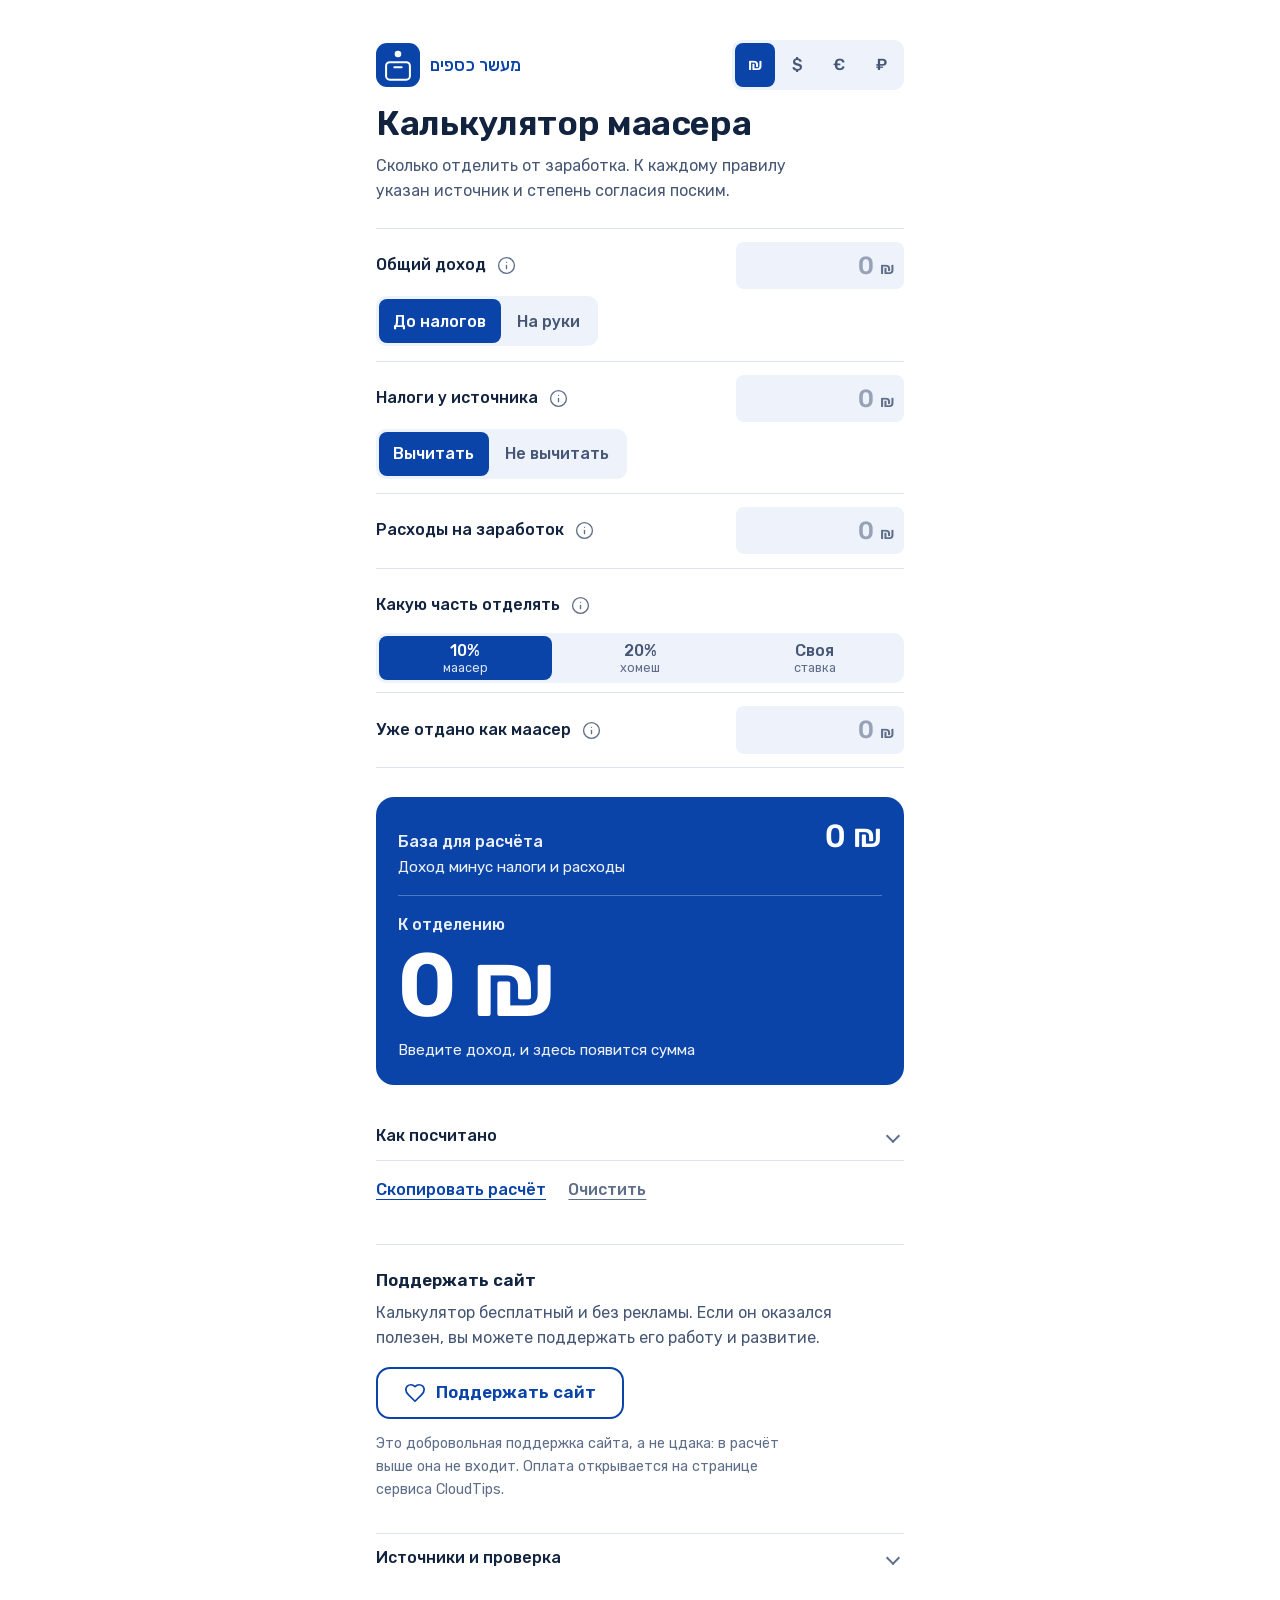
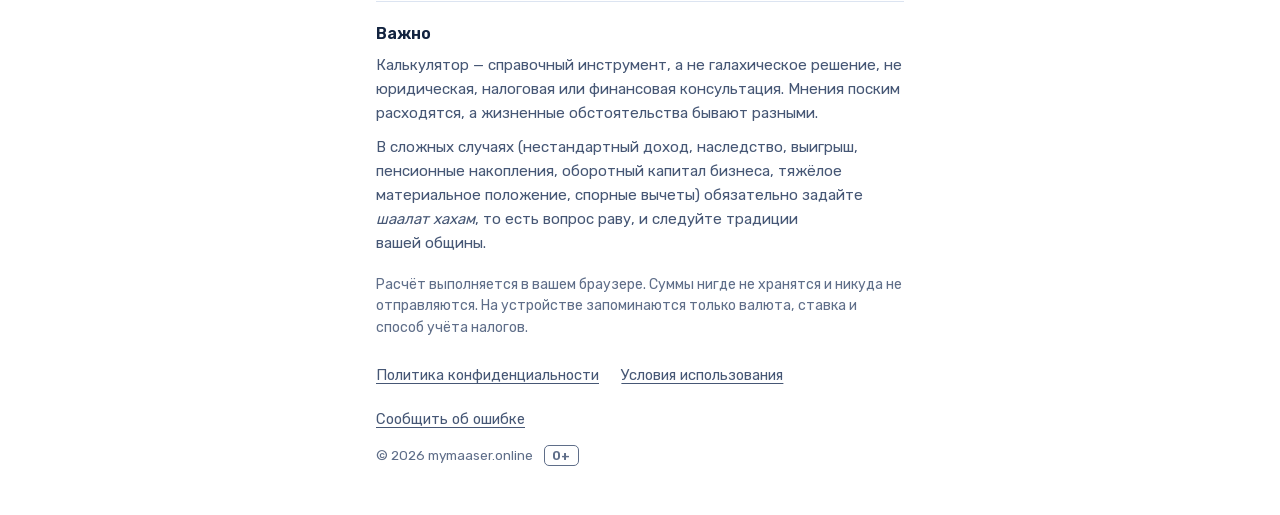
<file: index.html>
<!doctype html>
<html lang="ru">
<head>
<meta charset="utf-8">
<meta name="viewport" content="width=device-width, initial-scale=1, viewport-fit=cover">
<title>Калькулятор маасера — מעשר כספים</title>
<meta name="description" content="Калькулятор маасера кесафим: налоги, расходы, уже отданная цдака, 10% или 20%. К каждому правилу указан источник и степень согласия поским. Расчёт выполняется в вашем браузере, суммы нигде не сохраняются.">
<meta name="theme-color" content="#FFFFFF" media="(prefers-color-scheme: light)">
<meta name="theme-color" content="#0A1B3D" media="(prefers-color-scheme: dark)">
<link rel="canonical" href="https://mymaaser.online/">
<meta property="og:title" content="Калькулятор маасера — מעשר כספים">
<meta property="og:description" content="Сколько отделить от заработка, с учётом налогов и расходов и с указанием источников.">
<meta property="og:type" content="website">
<meta property="og:url" content="https://mymaaser.online/">
<link rel="icon" href="data:image/svg+xml,%3Csvg xmlns='http://www.w3.org/2000/svg' viewBox='0 0 64 64'%3E%3Crect width='64' height='64' rx='14' fill='%230A44A8'/%3E%3Ctext x='32' y='47' font-family='sans-serif' font-weight='600' font-size='40' text-anchor='middle' fill='%23fff'%3E%D7%9E%3C/text%3E%3C/svg%3E">
<link rel="preload" href="fonts/rubik-cyrillic.woff2" as="font" type="font/woff2" crossorigin>
<link rel="preload" href="fonts/rubik-latin.woff2" as="font" type="font/woff2" crossorigin>
<link rel="stylesheet" href="fonts/fonts.css">
<style>
:root{
  --bg:#FFFFFF; --ink:#12233F; --ink-2:#465775; --ink-3:#5F6E89;
  --accent:#0A44A8; --on-accent:#FFFFFF; --focus:#0A44A8;
  --tint:#EDF2FB; --hair:#DCE4F1; --warn:#9A3A0B; --seg-on:#0A44A8; --band:#0A44A8;
  --font:'Rubik',system-ui,-apple-system,'Segoe UI',Roboto,'Helvetica Neue',Arial,sans-serif;
  --ease:cubic-bezier(.22,.7,.2,1);
}
@media (prefers-color-scheme:dark){
  :root{
    --bg:#0A1B3D; --ink:#EEF3FF; --ink-2:#B7C3DD; --ink-3:#95A4C4;
    --accent:#8DB2FF; --on-accent:#FFFFFF; --focus:#A9C5FF;
    --tint:#12285A; --hair:#22396F; --warn:#F2AB80; --seg-on:#1547A8; --band:#1547A8;
  }
}
*{box-sizing:border-box}
html{-webkit-text-size-adjust:100%}
body{margin:0;min-height:100dvh;background:var(--bg);color:var(--ink);font:400 1rem/1.6 var(--font);padding-bottom:env(safe-area-inset-bottom)}
.sr{position:absolute;width:1px;height:1px;overflow:hidden;clip:rect(0 0 0 0);white-space:nowrap}
.skip{position:absolute;left:1rem;top:-4rem;background:var(--ink);color:var(--bg);padding:.6rem 1rem;border-radius:6px;z-index:100}
.skip:focus{top:1rem}
:focus-visible{outline:2px solid var(--focus);outline-offset:3px;border-radius:4px}
fieldset{min-width:0;margin:0;padding:0;border:0}
button{font:inherit}

.page{max-width:35rem;margin:0 auto;padding:clamp(1.25rem,4vw,2.5rem) 1rem 6.5rem}
@media (min-width:900px){.page{padding-bottom:3rem}}

/* Шапка */
.top{display:flex;justify-content:space-between;align-items:center;gap:1rem;margin-bottom:.9rem}
.brand{display:flex;align-items:center;gap:.7rem;min-width:0}
.logo{width:44px;height:44px;flex:none}
.logo-bg{fill:var(--seg-on)}
.logo .coin{fill:#fff;transform-box:fill-box;transform-origin:center}
.logo.drop .coin{animation:coin .7s var(--ease)}
@keyframes coin{0%{transform:translateY(-8px);opacity:0}30%{opacity:1}75%{transform:translateY(8px);opacity:1}100%{transform:translateY(11px);opacity:0}}
.he{margin:0;color:var(--accent);font-weight:500;font-size:1.05rem;line-height:1.2;white-space:nowrap}
h1{margin:0;font-weight:600;font-size:clamp(1.7rem,6vw,2.15rem);line-height:1.15;letter-spacing:-.01em}
.lede{margin:.55rem 0 0;color:var(--ink-2);max-width:27rem;text-wrap:balance}

/* Переключатели */
.seg{display:inline-flex;gap:2px;padding:3px!important;background:var(--tint);border:0;border-radius:10px;max-width:100%}
.seg input{position:absolute;opacity:0;pointer-events:none}
.seg label{display:inline-flex;flex-direction:column;align-items:center;justify-content:center;min-height:44px;padding:.15rem .9rem;border-radius:8px;cursor:pointer;
  color:var(--ink-2);font-weight:500;line-height:1.2;text-align:center;user-select:none;touch-action:manipulation;transition:background-color .18s,color .18s}
.seg label small{font-size:.78rem;font-weight:400;color:inherit;opacity:.85}
.seg label:hover{color:var(--ink)}
.seg input:checked+label{background:var(--seg-on);color:#FFFFFF}
.seg input:focus-visible+label{outline:2px solid var(--focus);outline-offset:2px}
.seg.wide{display:flex;width:100%}
.seg.wide label{flex:1;padding-inline:.4rem}
.cur-seg label{min-width:40px;padding:.15rem .3rem}
.brand{gap:.6rem}
.sub-seg{margin:.15rem 0 .35rem}

/* Поля */
.fields{margin-top:1.5rem;border-top:1px solid var(--hair)}
.field{border-bottom:1px solid var(--hair);padding:.55rem 0}
.field[hidden]{display:none}
.rf{display:grid;grid-template-columns:minmax(0,1fr) minmax(0,10.5rem);align-items:center;column-gap:.6rem;min-height:56px}
.lab{display:flex;align-items:center;min-width:0}
.lab label,.lab .lbl{font-weight:500;line-height:1.3}
.info{flex:none;width:44px;height:44px;margin:0 0 0 -2px;display:grid;place-items:center;background:none;border:0;color:var(--ink-3);border-radius:50%;cursor:pointer;touch-action:manipulation;transition:color .18s,background-color .18s}
.info svg{width:19px;height:19px;fill:none;stroke:currentColor;stroke-width:1.7;stroke-linecap:round;stroke-linejoin:round}
.info:hover{color:var(--accent);background:var(--tint)}
.info[aria-expanded=true]{color:var(--accent)}
.amount{display:flex;align-items:baseline;justify-content:flex-end;gap:.4rem;min-width:0;border-radius:8px;padding:.1rem .6rem;background:var(--tint);transition:box-shadow .18s}
.amount:focus-within{box-shadow:0 0 0 2px var(--accent)}
.amount input{flex:1;min-width:0;width:100%;text-align:right;border:0;background:none;color:var(--ink);font:500 1.55rem/1.5 var(--font);font-variant-numeric:tabular-nums;padding:.1rem 0;outline:none;-webkit-appearance:none;appearance:none;min-height:44px}
.amount input::placeholder{color:var(--ink-3);opacity:.6}
.amount .cur{font-weight:500;color:var(--ink-3)}
.custom{display:none;margin:.7rem 0 .3rem;align-items:center;gap:.6rem}
.custom.show{display:flex}
.custom .amount{width:8rem}
.custom label{color:var(--ink-2)}

/* Пояснения */
.note{display:grid;grid-template-rows:0fr;transition:grid-template-rows .28s var(--ease)}
.note[data-open=true]{grid-template-rows:1fr}
.note-clip{overflow:hidden;visibility:hidden;transition:visibility 0s .28s}
.note[data-open=true] .note-clip{visibility:visible;transition-delay:0s}
.note-body{margin:.4rem 0 .5rem;padding:.1rem 0 .1rem 1rem;border-left:2px solid var(--accent);max-width:32rem}
.note-body p{margin:0 0 .75rem;text-wrap:pretty}
.note-body ul{list-style:none;margin:.2rem 0 0;padding:0;display:grid;gap:.5rem}
.note-body li{font-size:.94rem;line-height:1.5;color:var(--ink-2)}
.tag{font-weight:500;color:var(--ink);white-space:nowrap}
.tag::before{margin-right:.4em;font-size:.8em}
.tag.ok::before{content:"●";color:var(--accent)}
.tag.split::before{content:"◐";color:var(--warn)}
.tag.ask::before{content:"○";color:var(--ink-3)}

/* Итог: единственный яркий блок */
.band{margin-top:1.8rem;background:var(--band);color:var(--on-accent);border-radius:18px;padding:1.3rem 1.4rem 1.5rem}
.band-row{display:flex;flex-wrap:wrap;align-items:baseline;justify-content:space-between;gap:.3rem 1rem}
.band-k{margin:0;font-weight:500;opacity:.92}
.band-base{font-weight:500;font-size:clamp(1.5rem,6vw,2rem);line-height:1.2;font-variant-numeric:tabular-nums;margin:0}
.band hr{border:0;border-top:1px solid rgba(255,255,255,.28);margin:1.1rem 0 1rem}
.band-due{display:block;margin:.1rem 0 .5rem;font-weight:600;letter-spacing:-.025em;line-height:1.02;font-variant-numeric:tabular-nums;
  font-size:clamp(3.3rem,17vw,5.6rem);overflow-wrap:anywhere}
.band-due[data-len=long]{font-size:clamp(2.5rem,12vw,4rem)}
.band-due[data-len=xlong]{font-size:clamp(2rem,9vw,3.1rem)}
.band-s{margin:0;font-size:.95rem;line-height:1.45;opacity:.92}
.prog{height:4px;border-radius:4px;background:rgba(255,255,255,.25);margin:.9rem 0 .4rem;overflow:hidden}
.prog[hidden]{display:none}
.prog i{display:block;height:100%;background:#fff;transform-origin:left center;transform:scaleX(0);transition:transform .35s var(--ease)}
.round{margin:.55rem 0 0;font-size:.95rem;opacity:.95}
.round[hidden]{display:none}

.notices{display:grid;gap:.5rem;margin-top:.9rem}
.notice{display:flex;gap:.65rem;align-items:flex-start;font-size:.95rem;line-height:1.5;padding:.1rem 0 .1rem .9rem;border-left:3px solid var(--warn)}
.notice svg{flex:none;width:18px;height:18px;margin-top:.22rem;fill:none;stroke:var(--warn);stroke-width:1.8;stroke-linecap:round;stroke-linejoin:round}

/* Расчёт и действия */
details>summary{cursor:pointer;list-style:none;display:flex;justify-content:space-between;align-items:center;min-height:48px;font-weight:500}
details>summary::-webkit-details-marker{display:none}
details>summary::after{content:"";width:8px;height:8px;border-right:2px solid var(--ink-3);border-bottom:2px solid var(--ink-3);transform:rotate(45deg);transition:transform .22s var(--ease);margin-right:.35rem}
details[open]>summary::after{transform:rotate(-135deg)}
.calc{margin-top:.8rem;border-bottom:1px solid var(--hair)}
.ledger{margin:0 0 .8rem;padding:0}
.lrow{display:flex;justify-content:space-between;gap:1rem;padding:.5rem 0;border-top:1px solid var(--hair)}
.lrow dt{color:var(--ink-2)}
.lrow dd{margin:0;font-weight:500;font-variant-numeric:tabular-nums;text-align:right;white-space:nowrap}
.lrow.sum dt,.lrow.sum dd{color:var(--ink);font-weight:600}
.lrow.dim{opacity:.55}
.actions{display:flex;gap:1.4rem;flex-wrap:wrap;margin-top:.4rem}
.linkbtn{min-height:44px;padding:.4rem 0;background:none;border:0;color:var(--accent);font-weight:500;cursor:pointer;text-decoration:underline;text-underline-offset:.25em;text-decoration-thickness:1px;touch-action:manipulation}
.linkbtn:hover{text-decoration-thickness:2px}
.linkbtn.quiet{color:var(--ink-3)}

/* Поддержка сайта */
.support{margin-top:2rem;padding-top:1.4rem;border-top:1px solid var(--hair)}
.support h2{margin:0 0 .35rem;font-size:1.05rem;font-weight:600}
.support p{margin:0;color:var(--ink-2);max-width:29rem;text-wrap:pretty}
.donate{display:flex;align-items:center;justify-content:center;gap:.65rem;min-height:52px;margin-top:1rem;padding:.55rem 1.6rem;
  border:2px solid var(--accent);border-radius:14px;background:transparent;color:var(--accent);font-weight:600;font-size:1.05rem;text-decoration:none;
  touch-action:manipulation;transition:background-color .2s,color .2s}
.donate svg{width:22px;height:22px;flex:none;fill:transparent;stroke:currentColor;stroke-width:1.9;stroke-linecap:round;stroke-linejoin:round;transition:fill .2s}
.donate:hover,.donate:focus-visible{background:var(--accent);color:var(--bg)}
.donate:hover svg,.donate:focus-visible svg{fill:currentColor}
@media (min-width:560px){.donate{display:inline-flex}}
.support .support-note{margin-top:.8rem;font-size:.9rem;color:var(--ink-3)}

/* Низ страницы */
.foot{margin-top:2rem}
.src{border-top:1px solid var(--hair)}
.src .content{padding:.2rem 0 1rem;color:var(--ink-2);font-size:.95rem}
.src h3{margin:1rem 0 .3rem;font-size:.98rem;font-weight:600;color:var(--ink)}
.src ol{padding-left:1.2rem;margin:.4rem 0 .8rem;display:grid;gap:.4rem}
.src a{color:var(--ink);text-decoration-color:var(--accent);text-underline-offset:.2em}
.src a:hover{color:var(--accent)}
.legend{display:grid;gap:.4rem}
.disclaimer{margin-top:1.2rem;padding-top:1.2rem;border-top:1px solid var(--hair)}
.disclaimer h2{margin:0 0 .4rem;font-size:1rem;font-weight:600}
.disclaimer p{margin:0 0 .6rem;font-size:.94rem;color:var(--ink-2);text-wrap:pretty}
.privacy{margin:1.2rem 0 0;color:var(--ink-3);font-size:.88rem;line-height:1.5}
.legal{display:flex;flex-wrap:wrap;gap:0 1.4rem;margin:1rem 0 0}
.legal a{display:inline-flex;align-items:center;min-height:44px;color:var(--ink-2);font-size:.92rem;text-underline-offset:.2em}
.legal a:hover{color:var(--accent)}
.fine{display:flex;align-items:center;gap:.7rem;margin:.2rem 0 0;color:var(--ink-3);font-size:.85rem}
.age{display:inline-block;padding:.05rem .45rem;border:1px solid var(--ink-3);border-radius:5px;font-weight:600;font-size:.8rem;line-height:1.4}

/* Нижняя панель на телефоне */
.dock{position:fixed;left:0;right:0;bottom:0;z-index:20;display:flex;justify-content:space-between;align-items:baseline;gap:1rem;
  padding:.75rem 1.1rem calc(.75rem + env(safe-area-inset-bottom));background:var(--band);color:var(--on-accent);
  transform:translateY(110%);transition:transform .28s var(--ease)}
.dock.show{transform:none}
.dock span{font-weight:500}
.dock b{font-weight:600;font-size:1.6rem;line-height:1.1;font-variant-numeric:tabular-nums}
@media (min-width:900px){.dock{display:none}}

@media (prefers-reduced-motion:reduce){*,*::before,*::after{transition-duration:.001ms!important;transition-delay:0s!important;animation:none!important}}
@media print{.dock,.info,.actions,.seg,.donate{display:none!important}.note{grid-template-rows:1fr}.note-clip{visibility:visible}.band{background:#fff;color:#000;border:1px solid #000}}
noscript p{padding:1rem}
</style>
</head>
<body>
<a class="skip" href="#calc">Перейти к расчёту</a>
<noscript><p>Для расчёта нужен JavaScript. Все вычисления выполняются в вашем браузере.</p></noscript>

<main class="page">
  <header>
    <div class="top">
      <div class="brand">
        <svg class="logo" id="logo" viewBox="0 0 48 48" aria-hidden="true">
          <rect class="logo-bg" width="48" height="48" rx="12"/>
          <g fill="none" stroke="#fff" stroke-width="2.2" stroke-linecap="round" stroke-linejoin="round">
            <rect x="11" y="21" width="26" height="19" rx="4"/>
            <path d="M20 26.5h8"/>
          </g>
          <circle class="coin" cx="24" cy="12" r="3.6"/>
        </svg>
        <p class="he" lang="he" dir="rtl">מעשר כספים</p>
      </div>
      <fieldset class="seg cur-seg" aria-label="Валюта">
        <input type="radio" name="cur" id="c-ILS" value="ILS" checked><label for="c-ILS" aria-label="Шекели">₪</label>
        <input type="radio" name="cur" id="c-USD" value="USD"><label for="c-USD" aria-label="Доллары">$</label>
        <input type="radio" name="cur" id="c-EUR" value="EUR"><label for="c-EUR" aria-label="Евро">€</label>
        <input type="radio" name="cur" id="c-RUB" value="RUB"><label for="c-RUB" aria-label="Рубли">₽</label>
      </fieldset>
    </div>
    <h1>Калькулятор маасера</h1>
    <p class="lede">Сколько отделить от заработка. К каждому правилу указан источник и степень согласия поским.</p>
  </header>

  <section class="fields" id="calc" aria-label="Данные для расчёта">

    <div class="field">
      <div class="rf">
        <div class="lab">
          <label for="income">Общий доход</label>
          <button type="button" class="info" aria-expanded="false" aria-controls="n-income" aria-label="Пояснение: общий доход"><svg viewBox="0 0 24 24" aria-hidden="true"><circle cx="12" cy="12" r="10"/><path d="M12 16v-4"/><path d="M12 8h.01"/></svg></button>
        </div>
        <div class="amount"><input id="income" data-money inputmode="decimal" enterkeyhint="next" autocomplete="off" placeholder="0"><span class="cur" data-cur aria-hidden="true">₪</span></div>
      </div>
      <fieldset class="seg sub-seg" aria-label="Как указан доход">
        <input type="radio" name="kind" id="k-gross" value="gross" checked><label for="k-gross">До налогов</label>
        <input type="radio" name="kind" id="k-net" value="net"><label for="k-net">На руки</label>
      </fieldset>
      <div class="note" id="n-income"><div class="note-clip"><div class="note-body">
        <p>Маасер кесафим отделяют от прибыли, то есть от того, что вы заработали или получили: зарплата, премии, доход от дела, аренда, пособия, подарки. Впишите сумму целиком.</p>
        <p><strong>До налогов или на руки?</strong> Если вы берёте сумму из платёжки «на руки», выберите «На руки»: налоги в ней уже вычтены, и вводить их отдельно не нужно, иначе они вычтутся дважды. Если считаете с суммы до налогов, выберите «До налогов» и укажите налоги ниже.</p>
        <p>Наследство, выигрыши и другие крупные разовые поступления лучше обсудить с равом.</p>
        <ul>
          <li><span class="tag ok">Общепринято</span> Десятая часть — «средняя» мера, меньше десятой — «аин ра'а» (скупость): Рамбам, Матнот Аниим 7:5; Шулхан Арух, Йоре Деа 249:1.</li>
          <li><span class="tag ask">Уточните у рава</span> Наследство, выигрыши и другие разовые поступления.</li>
        </ul>
      </div></div></div>
    </div>

    <div class="field" id="fieldTaxes">
      <div class="rf">
        <div class="lab">
          <label for="taxes">Налоги у источника</label>
          <button type="button" class="info" aria-expanded="false" aria-controls="n-taxes" aria-label="Пояснение: налоги"><svg viewBox="0 0 24 24" aria-hidden="true"><circle cx="12" cy="12" r="10"/><path d="M12 16v-4"/><path d="M12 8h.01"/></svg></button>
        </div>
        <div class="amount"><input id="taxes" data-money inputmode="decimal" enterkeyhint="next" autocomplete="off" placeholder="0"><span class="cur" data-cur aria-hidden="true">₪</span></div>
      </div>
      <fieldset class="seg sub-seg" aria-label="Как учитывать налоги">
        <input type="radio" name="tax" id="t-deduct" value="deduct" checked><label for="t-deduct">Вычитать</label>
        <input type="radio" name="tax" id="t-keep" value="keep"><label for="t-keep">Не вычитать</label>
      </fieldset>
      <div class="note" id="n-taxes"><div class="note-clip"><div class="note-body">
        <p>Подоходный налог и обязательные взносы, удержанные у источника (в Израиле — подоходный налог, национальное страхование, налог на здравоохранение), по мнению рава Моше Файнштейна, вычитаются, потому что это деньги, которые вы не зарабатывали: Игрот Моше, Йоре Деа 1:143 (так же решает Хавот Яир 224). Поэтому по умолчанию калькулятор их вычитает.</p>
        <p>Налоги на покупки (НДС) и налог на жильё Игрот Моше не вычитает: это налоги на расходы, а не на доход. Во многих общинах считают строже, с суммы до налогов. Если так принято у вас, выберите «Не вычитать».</p>
        <p>Пенсионные и накопительные отчисления (пенсия, керен ишталмут, взносы работодателя) — отдельный вопрос, сюда их без консультации лучше не вписывать.</p>
        <ul>
          <li><span class="tag split">Мнения расходятся</span> Игрот Моше ЙД 1:143 и Хавот Яир 224 вычитают подоходный налог; более строгая практика считает с суммы до налогов.</li>
          <li><span class="tag ask">Уточните у рава</span> Пенсия и накопительные отчисления.</li>
        </ul>
      </div></div></div>
    </div>

    <div class="field">
      <div class="rf">
        <div class="lab">
          <label for="expenses">Расходы на заработок</label>
          <button type="button" class="info" aria-expanded="false" aria-controls="n-expenses" aria-label="Пояснение: расходы на заработок"><svg viewBox="0 0 24 24" aria-hidden="true"><circle cx="12" cy="12" r="10"/><path d="M12 16v-4"/><path d="M12 8h.01"/></svg></button>
        </div>
        <div class="amount"><input id="expenses" data-money inputmode="decimal" enterkeyhint="next" autocomplete="off" placeholder="0"><span class="cur" data-cur aria-hidden="true">₪</span></div>
      </div>
      <div class="note" id="n-expenses"><div class="note-clip"><div class="note-body">
        <p>Вычитаются расходы, без которых доход не был бы получен: товар и сырьё, зарплата сотрудников, дорога по работе, одежда и транспорт, которые нужны только для работы, аренда помещения для дела. Маасер считают от прибыли, а не от оборота.</p>
        <p><strong>Личные расходы</strong> (еда, жильё, одежда для семьи) по умолчанию не вычитаются. Так считает большинство поским: Арух ѓа-Шулхан 249:7, Ахават Хесед 2:18, Игрот Моше ЙД 1:143. Есть и более мягкое мнение, которое допускает такой вычет (Авкат Рохель, Яхава Даат 3:76, Цицъ Элиэзер 10:6), а Ялкут Йосеф допускает его при нужде.</p>
        <ul>
          <li><span class="tag ok">Общепринято</span> Маасер считают от прибыли (ШАрух ЙД 249:1); перечень расходов на заработок — Вайихал Моше, Маасер кесафим 2:6.</li>
          <li><span class="tag split">Мнения расходятся</span> Личные расходы: большинство не вычитает, часть поским вычитает.</li>
          <li><span class="tag ask">Уточните у рава</span> Тяжёлое материальное положение.</li>
        </ul>
      </div></div></div>
    </div>

    <div class="field">
      <div class="rf">
        <div class="lab">
          <span class="lbl" id="rate-lbl">Какую часть отделять</span>
          <button type="button" class="info" aria-expanded="false" aria-controls="n-rate" aria-label="Пояснение: 10% или 20%"><svg viewBox="0 0 24 24" aria-hidden="true"><circle cx="12" cy="12" r="10"/><path d="M12 16v-4"/><path d="M12 8h.01"/></svg></button>
        </div>
      </div>
      <fieldset class="seg wide" aria-labelledby="rate-lbl">
        <input type="radio" name="rate" id="r-10" value="10" checked><label for="r-10">10%<small>маасер</small></label>
        <input type="radio" name="rate" id="r-20" value="20"><label for="r-20">20%<small>хомеш</small></label>
        <input type="radio" name="rate" id="r-custom" value="custom"><label for="r-custom">Своя<small>ставка</small></label>
      </fieldset>
      <div class="custom" id="customWrap">
        <label for="customRate">Ставка, %</label>
        <div class="amount"><input id="customRate" inputmode="decimal" enterkeyhint="next" autocomplete="off" placeholder="15" maxlength="5"><span class="cur" aria-hidden="true">%</span></div>
      </div>
      <div class="note" id="n-rate"><div class="note-clip"><div class="note-body">
        <p><strong>10% — маасер.</strong> Рамбам называет десятую часть «средней» мерой, а отдавать меньше — «аин ра'а» (скупостью).</p>
        <p><strong>20% — хомеш</strong>, пятая часть. Это «мицва мин ѓа-мувхар», то есть наилучший способ, но не обязанность. По Шулхан Аруху, хомеш в первый год отделяют от капитала, а дальше — от прибыли каждого года.</p>
        <p><strong>20% — это и верхний предел.</strong> В Уше мудрецы постановили не тратить на цдаку больше пятой части, чтобы самому не обеднеть (Ктубот 50а). Это относится только к жизни: перед смертью можно отдать больше (Ктубот 67б; Рема ЙД 249:1). Гемара выводит 20% из слов Яакова «асер а-асренну» и уточняет, что вторая десятина считается так же, как первая, то есть от всей суммы.</p>
        <p>Выберите «Своя», если рав назвал вам другую долю.</p>
        <ul>
          <li><span class="tag ok">Общепринято</span> Рамбам, Матнот Аниим 7:5; Шулхан Арух, Йоре Деа 249:1; Ктубот 50а и 67б.</li>
        </ul>
      </div></div></div>
    </div>

    <div class="field">
      <div class="rf">
        <div class="lab">
          <label for="paid">Уже отдано как маасер</label>
          <button type="button" class="info" aria-expanded="false" aria-controls="n-paid" aria-label="Пояснение: уже отданная цдака"><svg viewBox="0 0 24 24" aria-hidden="true"><circle cx="12" cy="12" r="10"/><path d="M12 16v-4"/><path d="M12 8h.01"/></svg></button>
        </div>
        <div class="amount"><input id="paid" data-money inputmode="decimal" enterkeyhint="done" autocomplete="off" placeholder="0"><span class="cur" data-cur aria-hidden="true">₪</span></div>
      </div>
      <div class="note" id="n-paid"><div class="note-clip"><div class="note-body">
        <p>Цдака, которую вы уже отдали именно как маасер с этого дохода, вычитается из итога.</p>
        <p><strong>Что не засчитывается.</strong> Маасер отдают бедным. Из него нельзя покупать вещи для мицв, например свечи в синагогу (Рема ЙД 249:1). Содержание жены и малолетних детей, пока вы обязаны их содержать, большинство поским из маасера тоже не оплачивает. Об оплате обучения детей мнения расходятся: Игрот Моше ЙД 2:113 запрещает, Лекет Йошер допускает то, что сверх обязанности.</p>
        <p><strong>Заранее и с излишком.</strong> Деньги, отданные заранее с условием «засчитать в будущий маасер», зачесть можно (Даркей Моше ЙД 250:1; Арух ѓа-Шулхан 249:7). Если такого условия не было, зачёт излишка — вопрос к раву.</p>
        <ul>
          <li><span class="tag ok">Общепринято</span> На мицвы вроде свечей для синагоги маасер не тратят: Рема ЙД 249:1.</li>
          <li><span class="tag split">Мнения расходятся</span> Обучение собственных детей.</li>
          <li><span class="tag ask">Уточните у рава</span> Зачёт излишка, отданного без условия.</li>
        </ul>
      </div></div></div>
    </div>
  </section>

  <section class="band" id="result" aria-label="Результат">
    <div class="band-row">
      <p class="band-k">База для расчёта</p>
      <p class="band-base" id="base">0 ₪</p>
    </div>
    <p class="band-s" id="baseSub">Доход минус налоги и расходы</p>
    <hr>
    <p class="band-k">К отделению</p>
    <output class="band-due" id="due" aria-live="polite">0 ₪</output>
    <p class="band-s" id="dueSub">Введите доход, и здесь появится сумма</p>
    <div class="prog" id="prog" hidden><i id="progBar"></i></div>
    <p class="round" id="round" hidden></p>
  </section>

  <div class="notices" id="notices"></div>

  <details class="calc">
    <summary>Как посчитано</summary>
    <dl class="ledger" id="ledger"></dl>
  </details>
  <div class="actions">
    <button type="button" class="linkbtn" id="copy">Скопировать расчёт</button>
    <button type="button" class="linkbtn quiet" id="clear">Очистить</button>
  </div>
  <p class="sr" id="copyStatus" role="status"></p>

  <section class="support" aria-labelledby="sup-h">
    <h2 id="sup-h">Поддержать сайт</h2>
    <p>Калькулятор бесплатный и без рекламы. Если он оказался полезен, вы можете поддержать его работу и развитие.</p>
    <a class="donate" href="https://pay.cloudtips.ru/p/08b8d4ae" target="_blank" rel="noopener noreferrer">
      <svg viewBox="0 0 24 24" aria-hidden="true"><path d="M19 14c1.49-1.46 3-3.21 3-5.5A5.5 5.5 0 0 0 16.5 3c-1.76 0-3 .5-4.5 2-1.5-1.5-2.74-2-4.5-2A5.5 5.5 0 0 0 2 8.5c0 2.3 1.5 4.05 3 5.5l7 7Z"/></svg>
      <span>Поддержать сайт</span>
    </a>
    <p class="support-note">Это добровольная поддержка сайта, а не цдака: в расчёт выше она не входит. Оплата открывается на странице сервиса CloudTips.</p>
  </section>

  <footer class="foot">
    <details class="src">
      <summary>Источники и проверка</summary>
      <div class="content">
        <div class="legend">
          <div><span class="tag ok">Общепринято</span> По этому правилу нет существенных разногласий.</div>
          <div><span class="tag split">Мнения расходятся</span> Поским решают по-разному, выбор за вами и вашим равом.</div>
          <div><span class="tag ask">Уточните у рава</span> Зависит от обстоятельств или требует консультации.</div>
        </div>

        <h3>Сверено с текстом источника</h3>
        <ol>
          <li><a href="https://www.sefaria.org/Ketubot.50a" target="_blank" rel="noopener noreferrer">Ктубот 50а</a>: постановление Уши не тратить на цдаку больше пятой части; вывод из слов Яакова «асер а-асренну».</li>
          <li><a href="https://www.sefaria.org/Ketubot.67b" target="_blank" rel="noopener noreferrer">Ктубот 67б</a>: предел в пятую часть действует только при жизни.</li>
          <li><a href="https://www.sefaria.org/Mishneh_Torah,_Gifts_to_the_Poor.7.5" target="_blank" rel="noopener noreferrer">Рамбам, Матнот Аниим 7:5</a>: пятая часть — наилучший способ, десятая — средняя мера, меньше — «аин ра'а».</li>
          <li><a href="https://www.sefaria.org/Shulchan_Arukh,_Yoreh_De'ah.249.1" target="_blank" rel="noopener noreferrer">Шулхан Арух, Йоре Деа 249:1</a> с Ремой: хомеш в первый год от капитала, далее от прибыли; нельзя тратить больше пятой части; маасер не тратят на мицвы вроде свечей для синагоги.</li>
        </ol>

        <h3>Приведено по цитированию в современных обзорах</h3>
        <p>Эти книги не удалось открыть в первоисточнике, поэтому их положения приведены по обзорам с точными ссылками: <a href="https://www.halachipedia.com/index.php?title=Tzedaka" target="_blank" rel="noopener noreferrer">Halachipedia</a>, <a href="https://dinonline.org/2020/06/15/giving-tzedaka/" target="_blank" rel="noopener noreferrer">Din Online</a>, <a href="https://outorah.org/p/51498/" target="_blank" rel="noopener noreferrer">OU</a>. Перед практическим применением сверяйте их с оригиналом.</p>
        <ol>
          <li>Игрот Моше, Йоре Деа 1:143 (подоходный налог; налоги на покупки и жильё не вычитаются; личные расходы) и 2:113 (обучение детей).</li>
          <li>Хавот Яир 224 (подоходный налог).</li>
          <li>Арух ѓа-Шулхан 249:7; Ахават Хесед (Хафец Хаим) 2:18 (личные расходы); Авкат Рохель, Яхава Даат 3:76, Цицъ Элиэзер 10:6 (мягкое мнение); Ялкут Йосеф ЙД 247:10.</li>
          <li>Вайихал Моше, Маасер кесафим 2:6 (перечень расходов на заработок).</li>
          <li>Даркей Моше ЙД 250:1 (отданное заранее с условием).</li>
        </ol>
        <p>Формулировки в подсказках — краткое изложение, а не дословная цитата. Заметили неточность? <a href="https://github.com/svenalot-ui/mymaaser/issues" target="_blank" rel="noopener noreferrer">Сообщите автору</a>.</p>
      </div>
    </details>

    <aside class="disclaimer" aria-labelledby="dis-h">
      <h2 id="dis-h">Важно</h2>
      <p>Калькулятор — справочный инструмент, а не галахическое решение, не юридическая, налоговая или финансовая консультация. Мнения поским расходятся, а жизненные обстоятельства бывают разными.</p>
      <p>В сложных случаях (нестандартный доход, наследство, выигрыш, пенсионные накопления, оборотный капитал бизнеса, тяжёлое материальное положение, спорные вычеты) обязательно задайте <em>шаалат хахам</em>, то есть вопрос раву, и следуйте традиции вашей общины.</p>
    </aside>

    <p class="privacy">Расчёт выполняется в вашем браузере. Суммы нигде не хранятся и никуда не отправляются. На устройстве запоминаются только валюта, ставка и способ учёта налогов.</p>

    <nav class="legal" aria-label="Юридическая информация">
      <a href="privacy.html">Политика конфиденциальности</a>
      <a href="terms.html">Условия использования</a>
      <a href="https://github.com/svenalot-ui/mymaaser/issues" target="_blank" rel="noopener noreferrer">Сообщить об ошибке</a>
    </nav>
    <p class="fine"><span>© 2026 mymaaser.online</span><span class="age" title="Знак информационной продукции">0+</span></p>
  </footer>
</main>

<div class="dock" id="dock" aria-hidden="true"><span>К отделению</span><b id="dockVal">0 ₪</b></div>

<script>
(() => {
  'use strict';
  const $ = (s, r = document) => r.querySelector(s);
  const $$ = (s, r = document) => [...r.querySelectorAll(s)];
  const reduced = matchMedia('(prefers-reduced-motion: reduce)').matches;
  const SYMBOL = { ILS: '₪', USD: '$', EUR: '€', RUB: '₽' };
  const state = { cur: 'ILS', rate: '10', custom: '', tax: 'deduct', kind: 'gross' };

  /* Настройки (только предпочтения, суммы не сохраняются) */
  try {
    const p = JSON.parse(localStorage.getItem('maaser.prefs') || '{}');
    if (SYMBOL[p.cur]) state.cur = p.cur;
    if (['10', '20', 'custom'].includes(p.rate)) state.rate = p.rate;
    if (typeof p.custom === 'string' && /^\d{0,3}([.,]\d{0,2})?$/.test(p.custom)) state.custom = p.custom;
    if (['deduct', 'keep'].includes(p.tax)) state.tax = p.tax;
    if (['gross', 'net'].includes(p.kind)) state.kind = p.kind;
  } catch (e) {}
  const savePrefs = () => { try { localStorage.setItem('maaser.prefs', JSON.stringify(state)); } catch (e) {} };

  /* Деньги: только целые числа копеек */
  const parseCents = (str) => {
    const s = (str || '').replace(/[\s  ]/g, '').replace(',', '.');
    if (!/^\d*\.?\d*$/.test(s) || s === '' || s === '.') return 0;
    const [i, f = ''] = s.split('.');
    return parseInt(i || '0', 10) * 100 + parseInt((f + '00').slice(0, 2), 10);
  };
  const nf = {};
  const fmt = (cents) => {
    const key = state.cur + (cents % 100 ? 2 : 0);
    nf[key] = nf[key] || new Intl.NumberFormat('ru-RU', {
      style: 'currency', currency: state.cur,
      minimumFractionDigits: cents % 100 ? 2 : 0, maximumFractionDigits: 2
    });
    return nf[key].format(cents / 100);
  };
  const minus = (cents) => cents ? '− ' + fmt(cents) : fmt(0);

  /* Поля ввода: группировка разрядов с сохранением каретки */
  function formatField(el) {
    const raw = el.value, pos = el.selectionStart ?? raw.length;
    const n = [...raw.slice(0, pos)].filter(c => /[\d.,]/.test(c)).length;
    const s = raw.replace(/[^\d.,]/g, '').replace(/,/g, '.');
    const dot = s.indexOf('.');
    let ip = dot >= 0 ? s.slice(0, dot) : s;
    const fp = dot >= 0 ? s.slice(dot + 1).replace(/\./g, '').slice(0, 2) : null;
    ip = ip.replace(/^0+(?=\d)/, '').slice(0, 12);
    const out = ip.replace(/\B(?=(\d{3})+(?!\d))/g, ' ') + (fp !== null ? ',' + fp : '');
    if (out === raw) return;
    el.value = out;
    let idx = 0, seen = 0;
    while (idx < out.length && seen < n) { if (/[\d,]/.test(out[idx])) seen++; idx++; }
    try { el.setSelectionRange(idx, idx); } catch (e) {}
  }

  /* Число с плавной сменой; крупная сумма уменьшается, чтобы влезть */
  const shown = new Map();
  const fit = (el) => {
    if (el.id !== 'due') return;
    const len = el.textContent.length;
    el.dataset.len = len >= 14 ? 'xlong' : len >= 11 ? 'long' : 'normal';
  };
  function setNum(el, target) {
    const from = shown.get(el) ?? 0;
    shown.set(el, target);
    cancelAnimationFrame(el._raf);
    if (reduced || from === target) { el.textContent = fmt(target); fit(el); return; }
    const t0 = performance.now(), D = 240;
    const step = (t) => {
      const k = Math.min(1, (t - t0) / D), e = 1 - Math.pow(1 - k, 3);
      el.textContent = fmt(Math.round(from + (target - from) * e)); fit(el);
      if (k < 1) el._raf = requestAnimationFrame(step);
    };
    el._raf = requestAnimationFrame(step);
  }

  const ICON_ALERT = '<svg viewBox="0 0 24 24" aria-hidden="true"><circle cx="12" cy="12" r="10"/><path d="M12 8v4"/><path d="M12 16h.01"/></svg>';
  let last = null, lastDue = 0, userTouched = false, coinTimer = 0;

  function compute() {
    const net = state.kind === 'net';
    const inc = parseCents($('#income').value);
    const tax = net ? 0 : parseCents($('#taxes').value);
    const exp = parseCents($('#expenses').value);
    const paid = parseCents($('#paid').value);
    const taxApplied = (!net && state.tax === 'deduct') ? tax : 0;
    const base = Math.max(0, inc - taxApplied - exp);
    const customPct = parseFloat((state.custom || '').replace(',', '.'));
    const pct = state.rate === 'custom' ? (isFinite(customPct) ? Math.min(100, customPct) : 0) : Number(state.rate);
    const total = Math.round(base * Math.round(pct * 100) / 10000);
    const due = Math.max(0, total - paid);
    const over = inc > 0 ? Math.max(0, paid - total) : 0;
    const pctLabel = (Number.isInteger(pct) ? pct : pct.toString().replace('.', ',')) + '%';
    return { net, inc, tax, exp, paid, taxApplied, base, pct, total, due, over, pctLabel };
  }

  function dropCoin() {
    if (reduced) return;
    clearTimeout(coinTimer);
    coinTimer = setTimeout(() => {
      const l = $('#logo'); l.classList.remove('drop'); void l.getBoundingClientRect(); l.classList.add('drop');
    }, 350);
  }

  function render() {
    const r = compute(); last = r;
    setNum($('#base'), r.base);
    setNum($('#due'), r.due);
    setNum($('#dockVal'), r.due);

    const rateName = state.rate === '10' ? 'маасер' : state.rate === '20' ? 'хомеш' : 'своя ставка';
    $('#baseSub').textContent = r.net
      ? 'Доход на руки минус расходы'
      : state.tax === 'deduct' ? 'Доход минус налоги и расходы' : 'Доход минус расходы (налоги не вычитаются)';
    const empty = !r.inc && !r.paid;
    $('#dueSub').textContent = empty
      ? 'Введите доход, и здесь появится сумма'
      : r.paid > 0
        ? `${r.pctLabel} от базы (${rateName}) — ${fmt(r.total)}, за вычетом ${fmt(r.paid)}`
        : `${r.pctLabel} от базы (${rateName})`;

    /* Сколько из нужного уже отдано */
    const prog = $('#prog');
    prog.hidden = !(r.total > 0 && r.paid > 0);
    $('#progBar').style.transform = `scaleX(${r.total ? Math.min(1, r.paid / r.total).toFixed(4) : 0})`;

    /* Округление вверх до целого: удобно отдавать ровную сумму */
    const up = Math.ceil(r.due / 100) * 100;
    const round = $('#round');
    if (r.due > 0 && up > r.due) { round.hidden = false; round.textContent = `Округлённо вверх: ${fmt(up)}`; } else { round.hidden = true; }

    /* Налоговые поля не нужны, если доход указан на руки */
    $('#fieldTaxes').hidden = r.net;

    const rows = [
      ['Общий доход' + (r.net ? ' (на руки)' : ''), fmt(r.inc), r.inc === 0],
      r.net
        ? ['Налоги', 'уже вычтены', true]
        : [state.tax === 'deduct' ? 'Налоги у источника' : 'Налоги (не вычитаются)', state.tax === 'deduct' ? minus(r.tax) : '—', r.tax === 0 || state.tax !== 'deduct'],
      ['Расходы на заработок', minus(r.exp), r.exp === 0],
      ['База для расчёта', fmt(r.base), false, 'sum'],
      [`Ставка ${r.pctLabel}`, fmt(r.total), r.total === 0],
      ['Уже отдано', minus(r.paid), r.paid === 0],
      ['К отделению', fmt(r.due), false, 'sum']
    ];
    $('#ledger').innerHTML = rows.map(([k, v, dim, cls]) =>
      `<div class="lrow ${cls || ''} ${dim ? 'dim' : ''}"><dt>${k}</dt><dd>${v}</dd></div>`).join('');

    const msgs = [];
    if (r.inc > 0 && r.taxApplied + r.exp > r.inc) msgs.push('Налоги и расходы больше дохода, поэтому база принята равной нулю. Проверьте суммы.');
    if (state.rate === 'custom' && r.pct > 20) msgs.push('Ставка выше хомеша (20%). Согласно Ктубот 50а, не следует тратить на цдаку больше пятой части.');
    if (state.rate === 'custom' && !state.custom) msgs.push('Введите свою ставку в процентах.');
    if (!r.net && r.tax > 0 && r.inc > 0 && r.tax * 100 / r.inc > 60) msgs.push('Налоги составляют больше 60% дохода. Возможно, вы указали доход «на руки»: тогда выберите «На руки» под суммой дохода.');
    if (r.over > 0) msgs.push(`Отдано больше нужного на ${fmt(r.over)}. Зачесть ли излишек в счёт будущих доходов, лучше спросить у рава.`);
    $('#notices').innerHTML = msgs.map(m => `<div class="notice">${ICON_ALERT}<span>${m}</span></div>`).join('');

    if (userTouched && r.due !== lastDue) dropCoin();
    lastDue = r.due;
    updateDock();
  }

  /* Нижняя панель на телефоне, когда итог не виден */
  let resultVisible = true;
  const dock = $('#dock');
  const updateDock = () => dock.classList.toggle('show', !resultVisible && !!(last && (last.inc || last.paid)));
  if ('IntersectionObserver' in window) {
    new IntersectionObserver(([en]) => { resultVisible = en.isIntersecting; updateDock(); }, { threshold: 0.2 }).observe($('#result'));
  }

  /* Пояснения */
  $$('.info').forEach(btn => btn.addEventListener('click', () => {
    const open = btn.getAttribute('aria-expanded') === 'true';
    btn.setAttribute('aria-expanded', String(!open));
    $('#' + btn.getAttribute('aria-controls')).dataset.open = String(!open);
  }));

  /* Ввод: Enter переходит к следующему полю */
  const moneyInputs = () => $$('[data-money], #customRate').filter(el => el.offsetParent !== null);
  $$('[data-money], #customRate').forEach(el => el.addEventListener('keydown', (e) => {
    if (e.key !== 'Enter') return;
    e.preventDefault();
    const list = moneyInputs(), i = list.indexOf(el);
    if (i >= 0 && i < list.length - 1) list[i + 1].focus(); else el.blur();
  }));

  /* События */
  $$('[data-money]').forEach(el => el.addEventListener('input', () => { userTouched = true; formatField(el); render(); }));
  $$('input[name=cur]').forEach(el => el.addEventListener('change', () => {
    state.cur = el.value; $$('[data-cur]').forEach(s => s.textContent = SYMBOL[state.cur]); savePrefs(); render();
  }));
  $$('input[name=tax]').forEach(el => el.addEventListener('change', () => { userTouched = true; state.tax = el.value; savePrefs(); render(); }));
  $$('input[name=kind]').forEach(el => el.addEventListener('change', () => { userTouched = true; state.kind = el.value; savePrefs(); render(); }));
  const customWrap = $('#customWrap'), customInput = $('#customRate');
  $$('input[name=rate]').forEach(el => el.addEventListener('change', () => {
    userTouched = true;
    state.rate = el.value;
    customWrap.classList.toggle('show', state.rate === 'custom');
    if (state.rate === 'custom') customInput.focus();
    savePrefs(); render();
  }));
  customInput.addEventListener('input', () => {
    userTouched = true;
    let s = customInput.value.replace(/[^\d.,]/g, '').replace('.', ',');
    const i = s.indexOf(','); if (i >= 0) s = s.slice(0, i + 1) + s.slice(i + 1).replace(/,/g, '').slice(0, 2);
    s = s.replace(/^(\d{3})\d+/, '$1');
    customInput.value = s; state.custom = s; savePrefs(); render();
  });

  /* Очистка сумм (настройки остаются) */
  $('#clear').addEventListener('click', () => {
    $$('[data-money]').forEach(el => { el.value = ''; });
    userTouched = false; render(); $('#income').focus();
  });

  /* Копирование расчёта */
  const copyBtn = $('#copy'), status = $('#copyStatus');
  copyBtn.addEventListener('click', async () => {
    const r = last || compute();
    const text = [
      'Маасер — расчёт (mymaaser.online)',
      r.net ? `Доход на руки: ${fmt(r.inc)}` : `Доход: ${fmt(r.inc)}`,
      r.net ? 'Налоги: уже вычтены' : (state.tax === 'deduct' ? `Налоги: −${fmt(r.tax)} (вычтены)` : `Налоги: ${fmt(r.tax)} (не вычитаются)`),
      `Расходы на заработок: −${fmt(r.exp)}`,
      `База: ${fmt(r.base)}`,
      `Ставка ${r.pctLabel}: ${fmt(r.total)}`,
      `Уже отдано: −${fmt(r.paid)}`,
      `К отделению: ${fmt(r.due)}`,
      '',
      'Справочный расчёт. В сложных случаях: шаалат хахам.'
    ].join('\n');
    let ok = false;
    try { await navigator.clipboard.writeText(text); ok = true; }
    catch (e) {
      const ta = document.createElement('textarea'); ta.value = text; ta.style.cssText = 'position:fixed;opacity:0';
      document.body.appendChild(ta); ta.select();
      try { ok = document.execCommand('copy'); } catch (_) {}
      ta.remove();
    }
    const label = ok ? 'Скопировано' : 'Не удалось скопировать';
    copyBtn.textContent = label; status.textContent = label;
    setTimeout(() => { copyBtn.textContent = 'Скопировать расчёт'; status.textContent = ''; }, 2200);
  });

  /* Начальное состояние */
  $(`#c-${state.cur}`).checked = true;
  $$('[data-cur]').forEach(s => s.textContent = SYMBOL[state.cur]);
  $(`#t-${state.tax}`).checked = true;
  $(`#k-${state.kind}`).checked = true;
  $(`#r-${state.rate}`).checked = true;
  customWrap.classList.toggle('show', state.rate === 'custom');
  customInput.value = state.custom;
  render();
})();
</script>
</body>
</html>
</file>
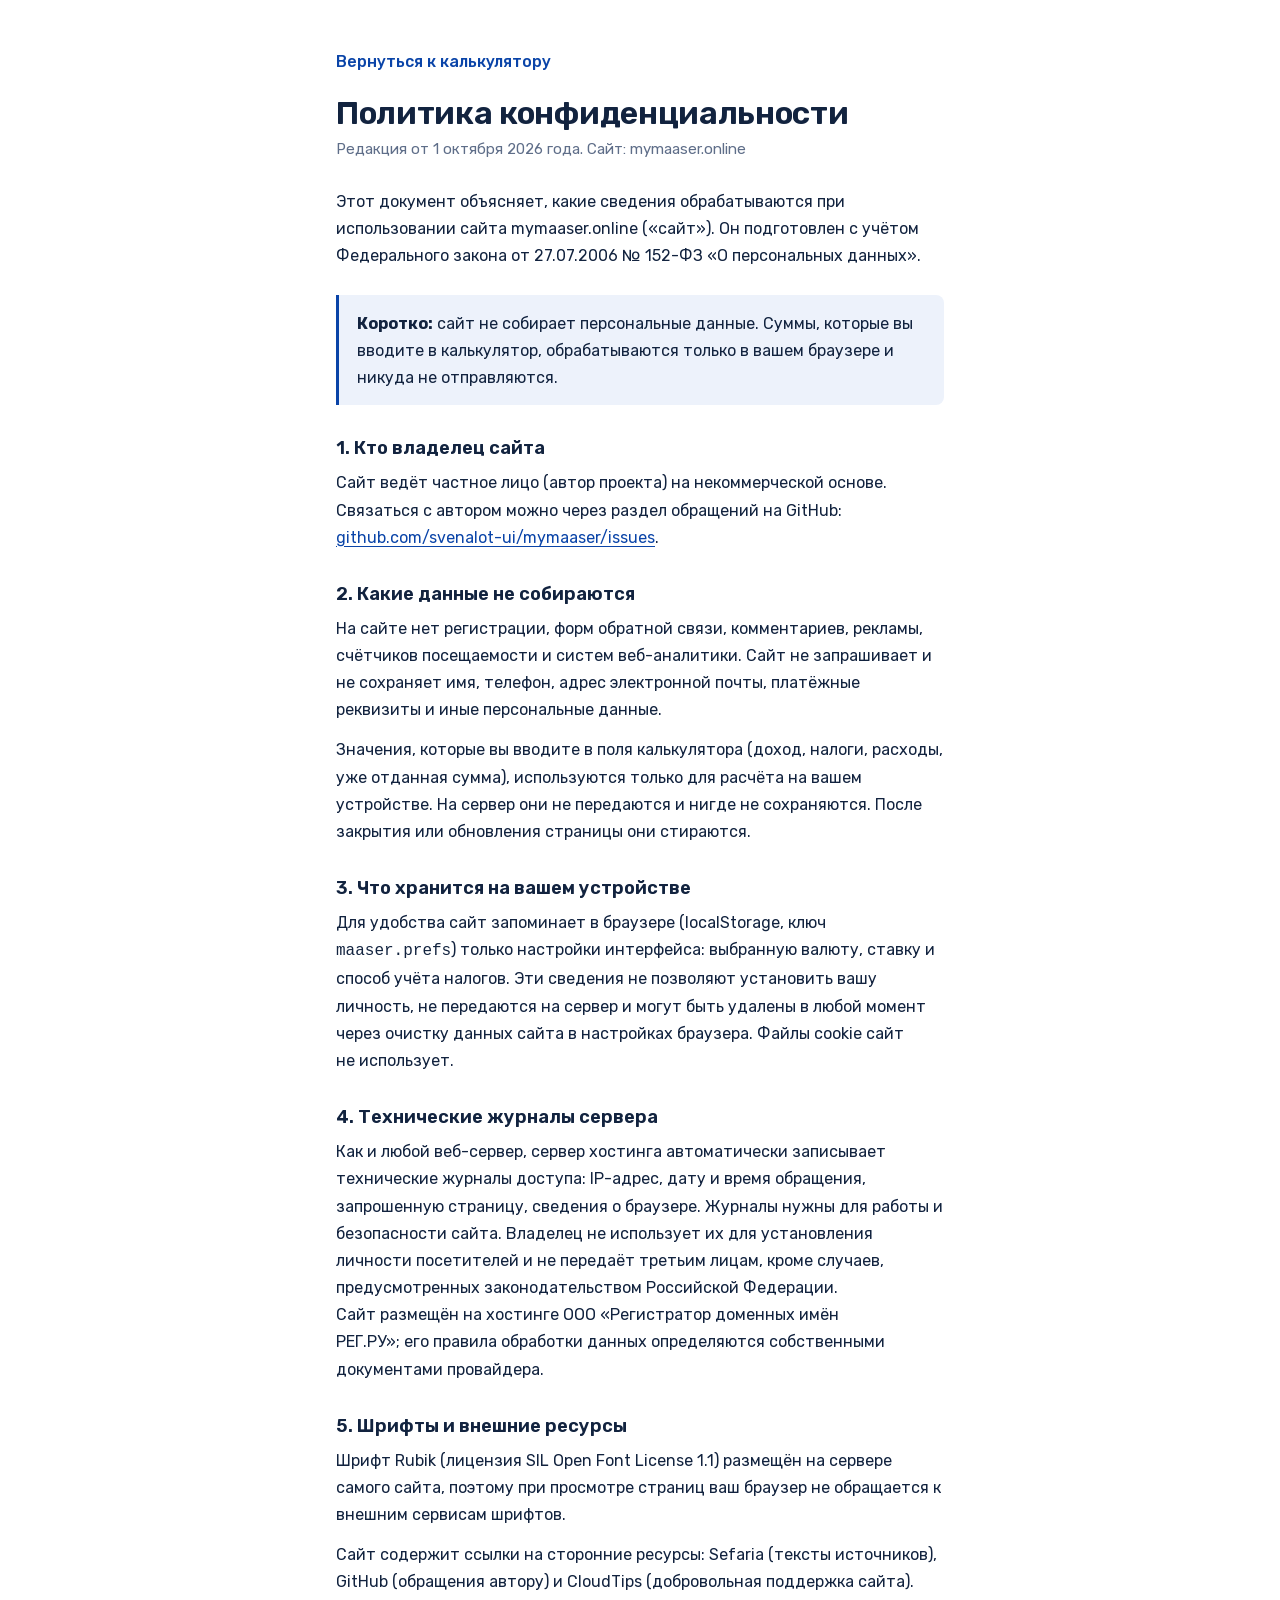
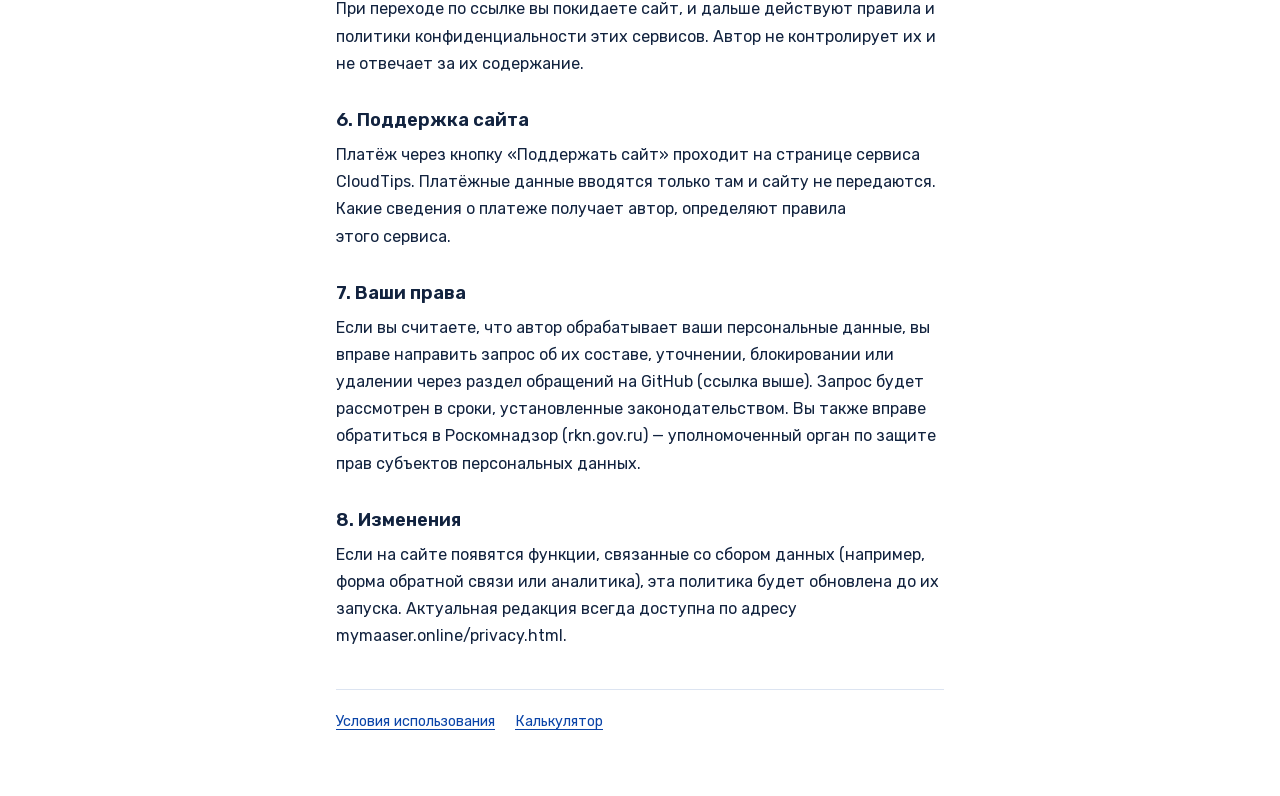
<file: privacy.html>
<!doctype html>
<html lang="ru">
<head>
<meta charset="utf-8">
<meta name="viewport" content="width=device-width, initial-scale=1">
<title>Политика конфиденциальности — Калькулятор маасера</title>
<meta name="description" content="Какие данные обрабатывает сайт mymaaser.online: персональные данные не собираются, введённые суммы не покидают ваш браузер.">
<meta name="theme-color" content="#FFFFFF" media="(prefers-color-scheme: light)">
<meta name="theme-color" content="#0A1B3D" media="(prefers-color-scheme: dark)">
<link rel="canonical" href="https://mymaaser.online/privacy.html">
<link rel="stylesheet" href="legal.css">
</head>
<body>
<main class="page">
  <a class="back" href="/">Вернуться к калькулятору</a>
  <h1>Политика конфиденциальности</h1>
  <p class="meta">Редакция от 1 октября 2026 года. Сайт: mymaaser.online</p>

  <p>Этот документ объясняет, какие сведения обрабатываются при использовании сайта mymaaser.online («сайт»). Он подготовлен с учётом Федерального закона от 27.07.2006 № 152-ФЗ «О персональных данных».</p>

  <div class="note"><strong>Коротко:</strong> сайт не собирает персональные данные. Суммы, которые вы вводите в калькулятор, обрабатываются только в вашем браузере и никуда не отправляются.</div>

  <h2>1. Кто владелец сайта</h2>
  <p>Сайт ведёт частное лицо (автор проекта) на некоммерческой основе. Связаться с автором можно через раздел обращений на GitHub: <a href="https://github.com/svenalot-ui/mymaaser/issues" target="_blank" rel="noopener noreferrer">github.com/svenalot-ui/mymaaser/issues</a>.</p>

  <h2>2. Какие данные не собираются</h2>
  <p>На сайте нет регистрации, форм обратной связи, комментариев, рекламы, счётчиков посещаемости и систем веб-аналитики. Сайт не запрашивает и не сохраняет имя, телефон, адрес электронной почты, платёжные реквизиты и иные персональные данные.</p>
  <p>Значения, которые вы вводите в поля калькулятора (доход, налоги, расходы, уже отданная сумма), используются только для расчёта на вашем устройстве. На сервер они не передаются и нигде не сохраняются. После закрытия или обновления страницы они стираются.</p>

  <h2>3. Что хранится на вашем устройстве</h2>
  <p>Для удобства сайт запоминает в браузере (localStorage, ключ <code>maaser.prefs</code>) только настройки интерфейса: выбранную валюту, ставку и способ учёта налогов. Эти сведения не позволяют установить вашу личность, не передаются на сервер и могут быть удалены в любой момент через очистку данных сайта в настройках браузера. Файлы cookie сайт не использует.</p>

  <h2>4. Технические журналы сервера</h2>
  <p>Как и любой веб-сервер, сервер хостинга автоматически записывает технические журналы доступа: IP-адрес, дату и время обращения, запрошенную страницу, сведения о браузере. Журналы нужны для работы и безопасности сайта. Владелец не использует их для установления личности посетителей и не передаёт третьим лицам, кроме случаев, предусмотренных законодательством Российской Федерации. Сайт размещён на хостинге ООО «Регистратор доменных имён РЕГ.РУ»; его правила обработки данных определяются собственными документами провайдера.</p>

  <h2>5. Шрифты и внешние ресурсы</h2>
  <p>Шрифт Rubik (лицензия SIL Open Font License 1.1) размещён на сервере самого сайта, поэтому при просмотре страниц ваш браузер не обращается к внешним сервисам шрифтов.</p>
  <p>Сайт содержит ссылки на сторонние ресурсы: Sefaria (тексты источников), GitHub (обращения автору) и CloudTips (добровольная поддержка сайта). При переходе по ссылке вы покидаете сайт, и дальше действуют правила и политики конфиденциальности этих сервисов. Автор не контролирует их и не отвечает за их содержание.</p>

  <h2>6. Поддержка сайта</h2>
  <p>Платёж через кнопку «Поддержать сайт» проходит на странице сервиса CloudTips. Платёжные данные вводятся только там и сайту не передаются. Какие сведения о платеже получает автор, определяют правила этого сервиса.</p>

  <h2>7. Ваши права</h2>
  <p>Если вы считаете, что автор обрабатывает ваши персональные данные, вы вправе направить запрос об их составе, уточнении, блокировании или удалении через раздел обращений на GitHub (ссылка выше). Запрос будет рассмотрен в сроки, установленные законодательством. Вы также вправе обратиться в Роскомнадзор (rkn.gov.ru) — уполномоченный орган по защите прав субъектов персональных данных.</p>

  <h2>8. Изменения</h2>
  <p>Если на сайте появятся функции, связанные со сбором данных (например, форма обратной связи или аналитика), эта политика будет обновлена до их запуска. Актуальная редакция всегда доступна по адресу mymaaser.online/privacy.html.</p>

  <div class="foot">
    <a href="terms.html">Условия использования</a>
    <a href="/">Калькулятор</a>
  </div>
</main>
</body>
</html>
</file>
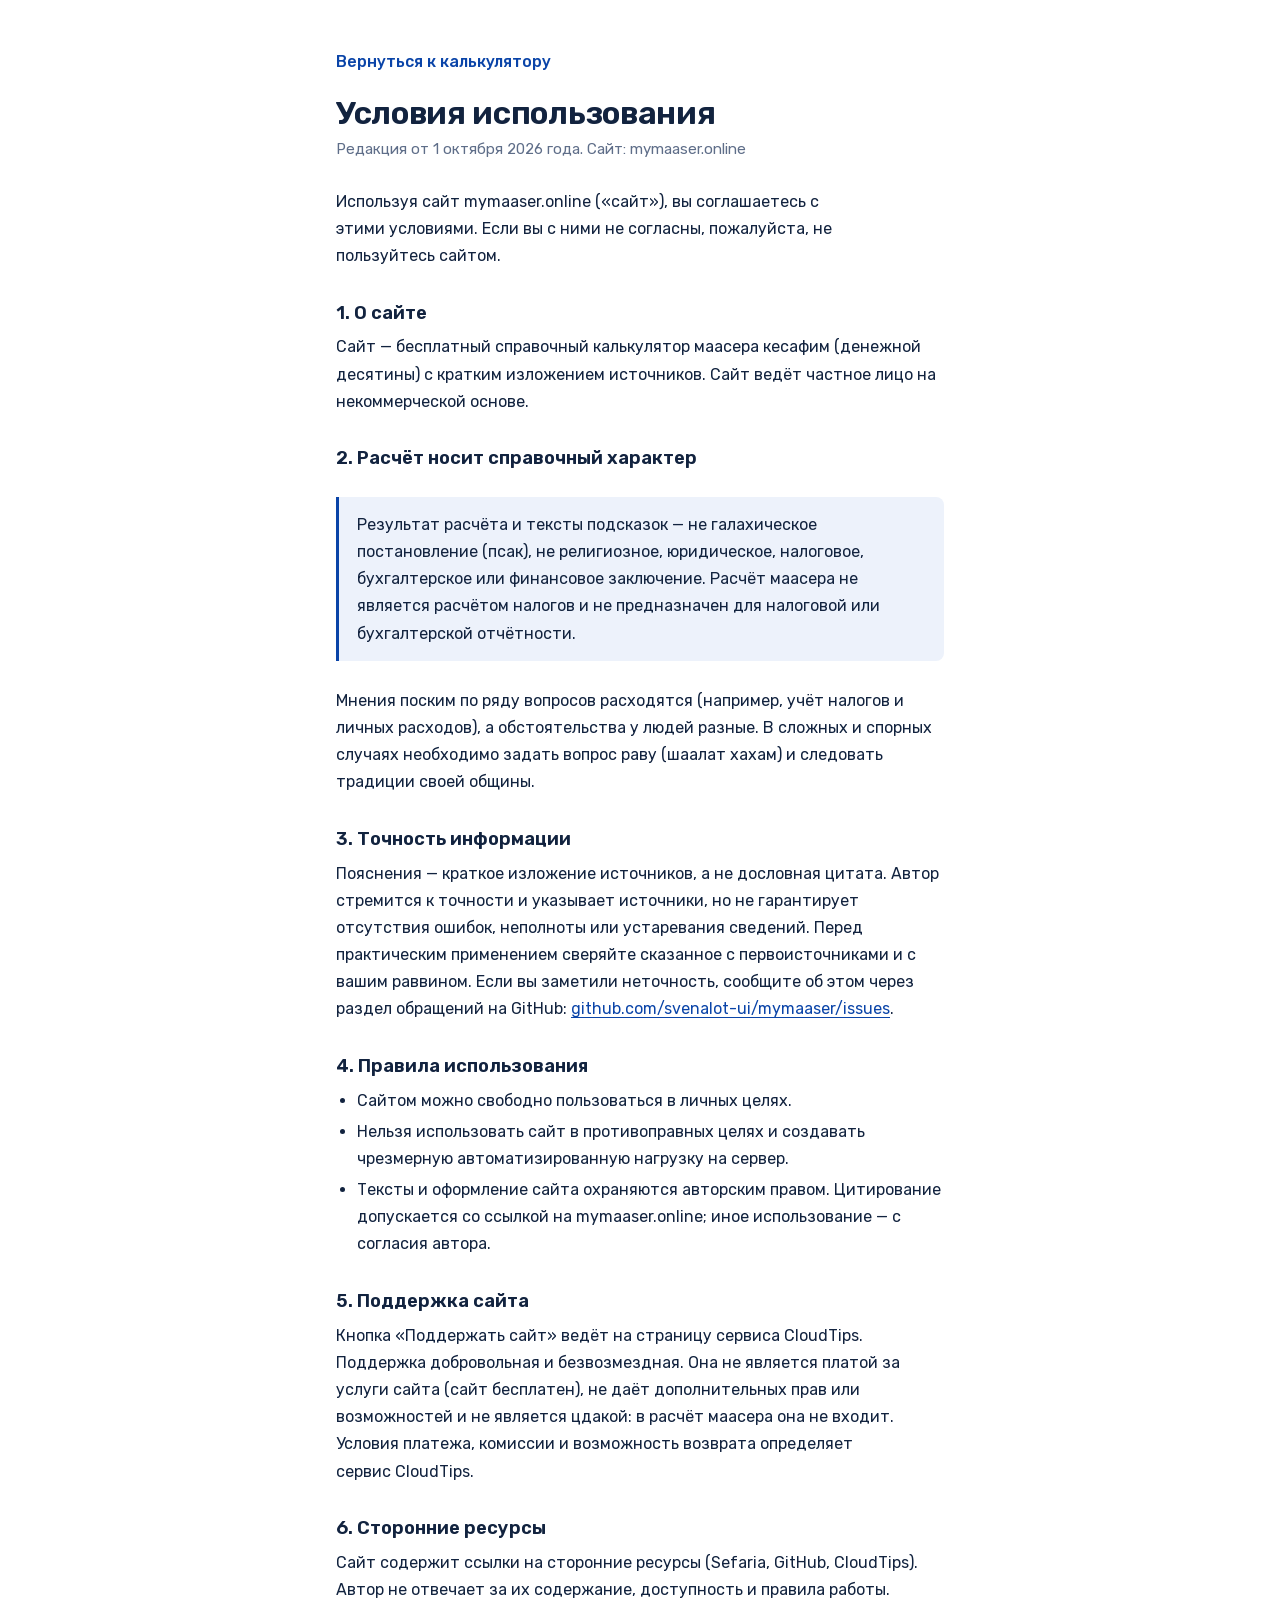
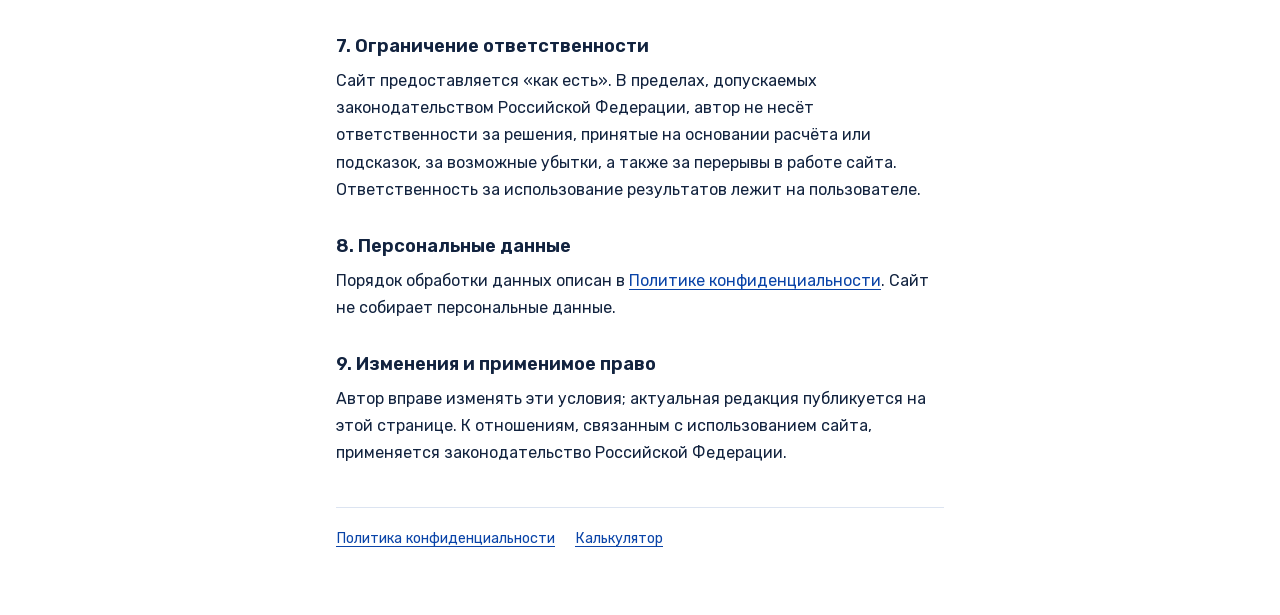
<file: terms.html>
<!doctype html>
<html lang="ru">
<head>
<meta charset="utf-8">
<meta name="viewport" content="width=device-width, initial-scale=1">
<title>Условия использования — Калькулятор маасера</title>
<meta name="description" content="Условия использования сайта mymaaser.online: справочный характер расчёта, отказ от ответственности, добровольная поддержка сайта.">
<meta name="theme-color" content="#FFFFFF" media="(prefers-color-scheme: light)">
<meta name="theme-color" content="#0A1B3D" media="(prefers-color-scheme: dark)">
<link rel="canonical" href="https://mymaaser.online/terms.html">
<link rel="stylesheet" href="legal.css">
</head>
<body>
<main class="page">
  <a class="back" href="/">Вернуться к калькулятору</a>
  <h1>Условия использования</h1>
  <p class="meta">Редакция от 1 октября 2026 года. Сайт: mymaaser.online</p>

  <p>Используя сайт mymaaser.online («сайт»), вы соглашаетесь с этими условиями. Если вы с ними не согласны, пожалуйста, не пользуйтесь сайтом.</p>

  <h2>1. О сайте</h2>
  <p>Сайт — бесплатный справочный калькулятор маасера кесафим (денежной десятины) с кратким изложением источников. Сайт ведёт частное лицо на некоммерческой основе.</p>

  <h2>2. Расчёт носит справочный характер</h2>
  <div class="note">Результат расчёта и тексты подсказок — не галахическое постановление (псак), не религиозное, юридическое, налоговое, бухгалтерское или финансовое заключение. Расчёт маасера не является расчётом налогов и не предназначен для налоговой или бухгалтерской отчётности.</div>
  <p>Мнения поским по ряду вопросов расходятся (например, учёт налогов и личных расходов), а обстоятельства у людей разные. В сложных и спорных случаях необходимо задать вопрос раву (шаалат хахам) и следовать традиции своей общины.</p>

  <h2>3. Точность информации</h2>
  <p>Пояснения — краткое изложение источников, а не дословная цитата. Автор стремится к точности и указывает источники, но не гарантирует отсутствия ошибок, неполноты или устаревания сведений. Перед практическим применением сверяйте сказанное с первоисточниками и с вашим раввином. Если вы заметили неточность, сообщите об этом через раздел обращений на GitHub: <a href="https://github.com/svenalot-ui/mymaaser/issues" target="_blank" rel="noopener noreferrer">github.com/svenalot-ui/mymaaser/issues</a>.</p>

  <h2>4. Правила использования</h2>
  <ul>
    <li>Сайтом можно свободно пользоваться в личных целях.</li>
    <li>Нельзя использовать сайт в противоправных целях и создавать чрезмерную автоматизированную нагрузку на сервер.</li>
    <li>Тексты и оформление сайта охраняются авторским правом. Цитирование допускается со ссылкой на mymaaser.online; иное использование — с согласия автора.</li>
  </ul>

  <h2>5. Поддержка сайта</h2>
  <p>Кнопка «Поддержать сайт» ведёт на страницу сервиса CloudTips. Поддержка добровольная и безвозмездная. Она не является платой за услуги сайта (сайт бесплатен), не даёт дополнительных прав или возможностей и не является цдакой: в расчёт маасера она не входит. Условия платежа, комиссии и возможность возврата определяет сервис CloudTips.</p>

  <h2>6. Сторонние ресурсы</h2>
  <p>Сайт содержит ссылки на сторонние ресурсы (Sefaria, GitHub, CloudTips). Автор не отвечает за их содержание, доступность и правила работы.</p>

  <h2>7. Ограничение ответственности</h2>
  <p>Сайт предоставляется «как есть». В пределах, допускаемых законодательством Российской Федерации, автор не несёт ответственности за решения, принятые на основании расчёта или подсказок, за возможные убытки, а также за перерывы в работе сайта. Ответственность за использование результатов лежит на пользователе.</p>

  <h2>8. Персональные данные</h2>
  <p>Порядок обработки данных описан в <a href="privacy.html">Политике конфиденциальности</a>. Сайт не собирает персональные данные.</p>

  <h2>9. Изменения и применимое право</h2>
  <p>Автор вправе изменять эти условия; актуальная редакция публикуется на этой странице. К отношениям, связанным с использованием сайта, применяется законодательство Российской Федерации.</p>

  <div class="foot">
    <a href="privacy.html">Политика конфиденциальности</a>
    <a href="/">Калькулятор</a>
  </div>
</main>
</body>
</html>
</file>
<file: fonts/fonts.css>
/* Rubik (SIL Open Font License 1.1), переменный шрифт, размещён на этом же сервере */
@font-face{font-family:'Rubik';font-style:normal;font-weight:300 700;font-display:swap;src:url(rubik-cyrillic.woff2) format('woff2');unicode-range:U+0301,U+0400-045F,U+0490-0491,U+04B0-04B1,U+2116}
@font-face{font-family:'Rubik';font-style:normal;font-weight:300 700;font-display:swap;src:url(rubik-hebrew.woff2) format('woff2');unicode-range:U+0307-0308,U+0590-05FF,U+200C-2010,U+20AA,U+25CC,U+FB1D-FB4F}
@font-face{font-family:'Rubik';font-style:normal;font-weight:300 700;font-display:swap;src:url(rubik-latin-ext.woff2) format('woff2');unicode-range:U+0100-02BA,U+02BD-02C5,U+02C7-02CC,U+02CE-02D7,U+02DD-02FF,U+0304,U+0308,U+0329,U+1D00-1DBF,U+1E00-1E9F,U+1EF2-1EFF,U+2020,U+20A0-20AB,U+20AD-20C0,U+2113,U+2C60-2C7F,U+A720-A7FF}
@font-face{font-family:'Rubik';font-style:normal;font-weight:300 700;font-display:swap;src:url(rubik-latin.woff2) format('woff2');unicode-range:U+0000-00FF,U+0131,U+0152-0153,U+02BB-02BC,U+02C6,U+02DA,U+02DC,U+0304,U+0308,U+0329,U+2000-206F,U+20AC,U+2122,U+2191,U+2193,U+2212,U+2215,U+FEFF,U+FFFD}
</file>
<file: legal.css>
@import url(fonts/fonts.css);
:root{
  --bg:#FFFFFF; --ink:#12233F; --ink-2:#465775; --ink-3:#5F6E89; --hair:#DCE4F1; --tint:#EDF2FB; --accent:#0A44A8; --focus:#0A44A8;
  --font:'Rubik',system-ui,-apple-system,'Segoe UI',Roboto,'Helvetica Neue',Arial,sans-serif;
}
@media (prefers-color-scheme:dark){
  :root{--bg:#0A1B3D; --ink:#EEF3FF; --ink-2:#B7C3DD; --ink-3:#95A4C4; --hair:#22396F; --tint:#12285A; --accent:#8DB2FF; --focus:#A9C5FF}
}
*{box-sizing:border-box}
html{-webkit-text-size-adjust:100%}
body{margin:0;background:var(--bg);color:var(--ink);font:400 1rem/1.7 var(--font)}
:focus-visible{outline:2px solid var(--focus);outline-offset:3px;border-radius:4px}
.page{max-width:40rem;margin:0 auto;padding:clamp(1.25rem,4vw,2.5rem) 1rem 4rem}
.back{display:inline-flex;align-items:center;min-height:44px;color:var(--accent);font-weight:500;text-decoration:none}
.back:hover{text-decoration:underline;text-underline-offset:.25em}
h1{margin:.6rem 0 .3rem;font-weight:600;font-size:clamp(1.6rem,5vw,2rem);line-height:1.2;letter-spacing:-.01em}
.meta{margin:0 0 1.6rem;color:var(--ink-3);font-size:.94rem}
h2{margin:2rem 0 .5rem;font-weight:600;font-size:1.15rem;line-height:1.3}
p,li{text-wrap:pretty}
p{margin:0 0 .8rem}
ul,ol{margin:0 0 .8rem;padding-left:1.3rem}
li{margin:.25rem 0}
a{color:var(--accent);text-underline-offset:.2em}
.note{margin:1.6rem 0;padding:.9rem 1.1rem;border-left:3px solid var(--accent);background:var(--tint);border-radius:0 8px 8px 0;color:var(--ink)}
.foot{margin-top:2.5rem;padding-top:1.2rem;border-top:1px solid var(--hair);color:var(--ink-3);font-size:.9rem}
.foot a{margin-right:1rem}
table{width:100%;border-collapse:collapse;margin:.6rem 0 1rem;font-size:.95rem}
th,td{padding:.55rem .6rem;border-bottom:1px solid var(--hair);text-align:left;vertical-align:top}
th{font-weight:600;color:var(--ink-2)}
@media print{a{color:#000}}
</file>
